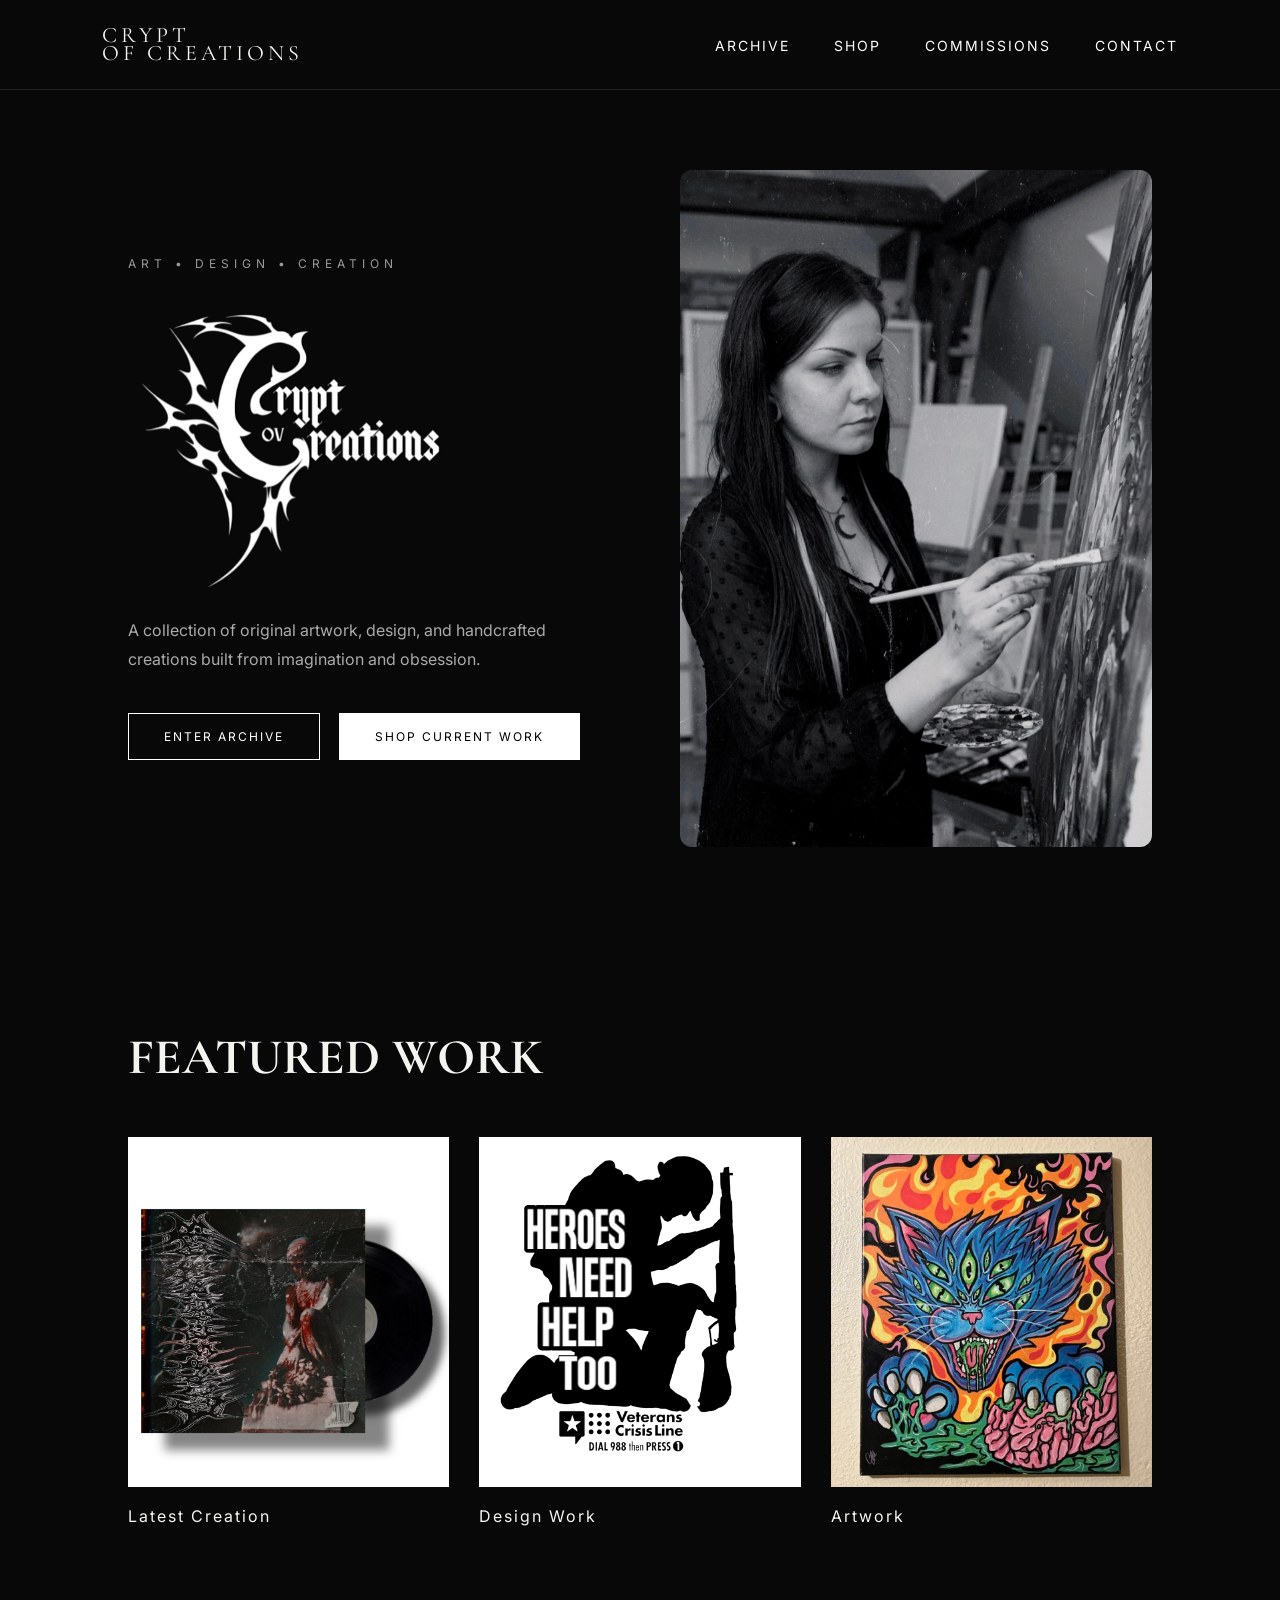
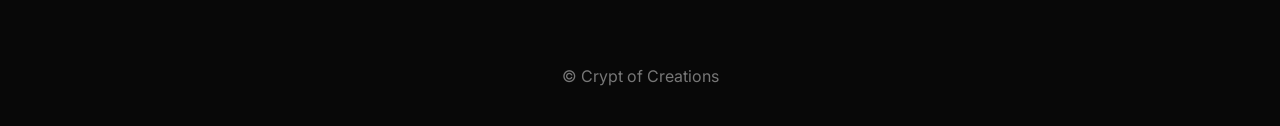
<file: index.html>
<!DOCTYPE html>
<html lang="en">

<head>
<meta charset="UTF-8">
<meta name="viewport" content="width=device-width, initial-scale=1.0">

<title>Crypt of Creations | Art & Design</title>

<link rel="stylesheet" href="style.css">

</head>


<body>


<header>

<div class="logo">
    CRYPT<br>
    OF CREATIONS
</div>


<nav>
<a href="pages/archive.html">Archive</a>
<a href="pages/shop.html">Shop</a>
<a href="pages/commissions.html">Commissions</a>
<a href="pages/contact.html">Contact</a>
</nav>


<div class="menu">
☰
</div>

</header>



<main>

<section class="hero">

    <div class="hero-text">

        <p class="eyebrow">
            ART • DESIGN • CREATION
        </p>

        <img src="assets/images/crypt-of-creations-logo2.jpg" 
             alt="Crypt of Creations"
             class="hero-logo">

        <p class="intro">
            A collection of original artwork, design,
            and handcrafted creations built from
            imagination and obsession.
        </p>

        <div class="buttons">

            <a href="pages/archive.html" class="button">
                ENTER ARCHIVE
            </a>

            <a href="pages/shop.html" class="button outline">
                SHOP CURRENT WORK
            </a>

        </div>

    </div>


    <div class="hero-image">

        <img src="assets/images/chel.png"
             alt="cryptkeeper">

    </div>

</section>


<section class="featured">

<h2>
FEATURED WORK
</h2>


<div class="gallery">

<div class="card">
<img src="assets/images/album-corpsewater.png">
<p>Latest Creation</p>
</div>


<div class="card">
<img src="assets/images/digital-heros-zds.png">
<p>Design Work</p>
</div>


<div class="card">
<img src="assets/images/painting-neoncat.png">
<p>Artwork</p>
</div>


</div>

</section>


</main>


<footer>

© Crypt of Creations

</footer>


<script src="script.js"></script>

</body>

</html>
</file>
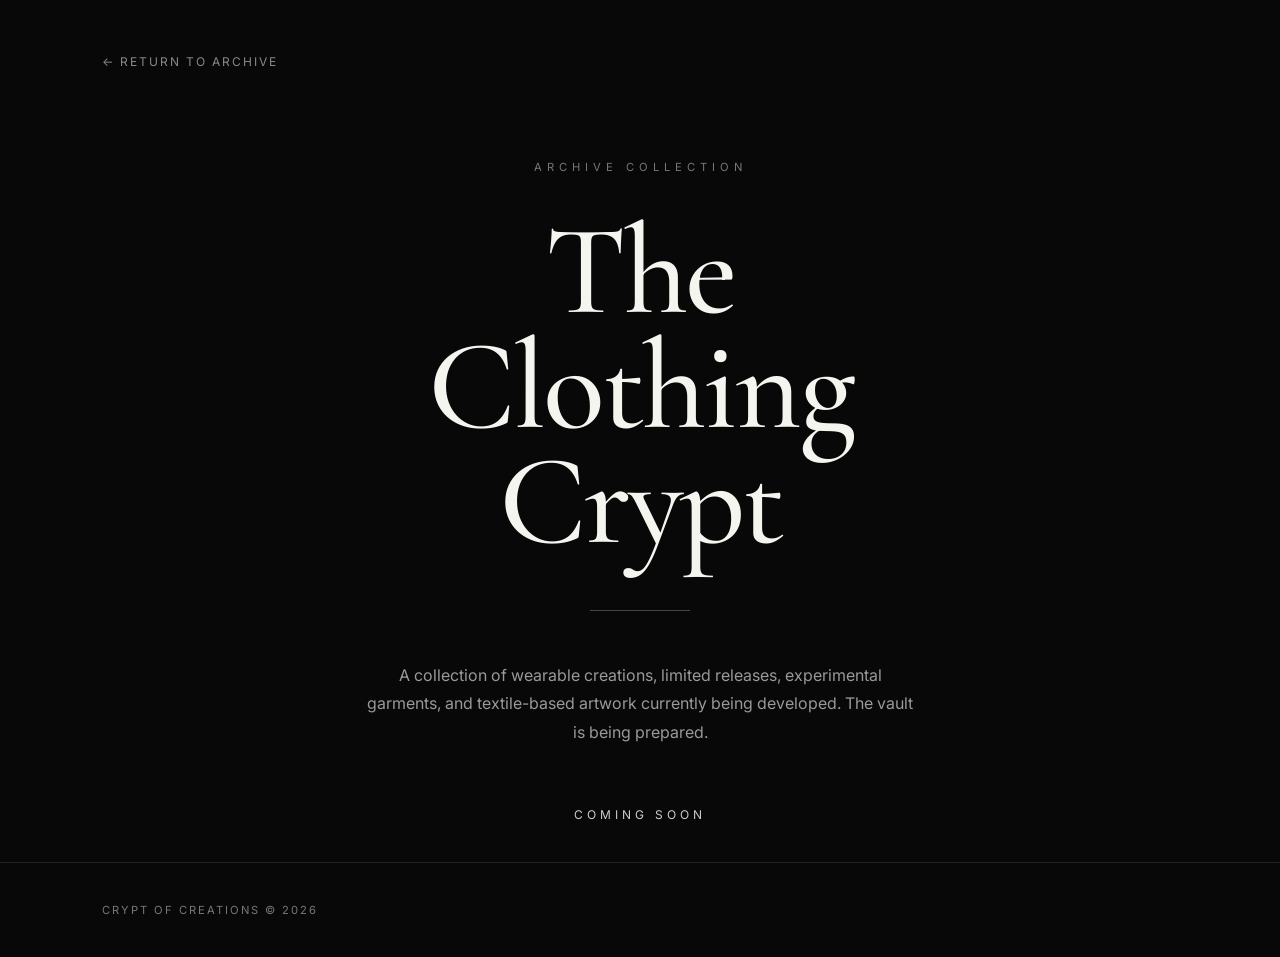
<file: archive/clothing.html>
<!DOCTYPE html>
<html lang="en">

<head>

<meta charset="UTF-8">
<meta name="viewport" content="width=device-width, initial-scale=1.0">

<title>The Clothing Crypt | Crypt of Creations</title>

<link href="https://fonts.googleapis.com/css2?family=Cormorant+Garamond:wght@400;500;600;700&family=Inter:wght@300;400;500&display=swap" rel="stylesheet">


<style>

*{
margin:0;
padding:0;
box-sizing:border-box;
}


body{

height:100vh;

background:#080808;

color:#f5f5f0;

font-family:'Inter',sans-serif;

display:flex;

flex-direction:column;

}



header{

padding:50px 8%;

}



.back{

color:#888;

text-decoration:none;

font-size:.75rem;

letter-spacing:2px;

text-transform:uppercase;

transition:.3s;

}


.back:hover{

color:white;

}




main{

flex:1;

display:flex;

align-items:center;

justify-content:center;

text-align:center;

padding:40px;

}




.content{

max-width:800px;

animation:fade 1.5s ease forwards;

}





.label{

font-size:.7rem;

letter-spacing:5px;

text-transform:uppercase;

color:#777;

margin-bottom:40px;

}




h1{

font-family:'Cormorant Garamond',serif;

font-size:clamp(4rem,10vw,8rem);

font-weight:500;

line-height:.9;

letter-spacing:-3px;

}





.divider{

width:100px;

height:1px;

background:#444;

margin:50px auto;

}





p{

max-width:550px;

margin:auto;

color:#999;

line-height:1.8;

font-size:1rem;

}





.status{

margin-top:60px;

font-size:.75rem;

letter-spacing:4px;

text-transform:uppercase;

color:#ccc;

}




footer{

padding:40px 8%;

border-top:1px solid rgba(255,255,255,.1);

font-size:.7rem;

letter-spacing:2px;

color:#777;

}




@keyframes fade{

from{

opacity:0;

transform:translateY(30px);

}


to{

opacity:1;

transform:translateY(0);

}

}


</style>

</head>



<body>



<header>

<a class="back" href="../archive.html">
← Return to Archive
</a>

</header>




<main>


<div class="content">


<div class="label">
Archive Collection
</div>


<h1>
The<br>
Clothing<br>
Crypt
</h1>



<div class="divider"></div>



<p>

A collection of wearable creations, limited releases,
experimental garments, and textile-based artwork currently
being developed.

The vault is being prepared.

</p>




<div class="status">

COMING SOON

</div>



</div>


</main>




<footer>

CRYPT OF CREATIONS © 2026

</footer>



</body>

</html>
</file>
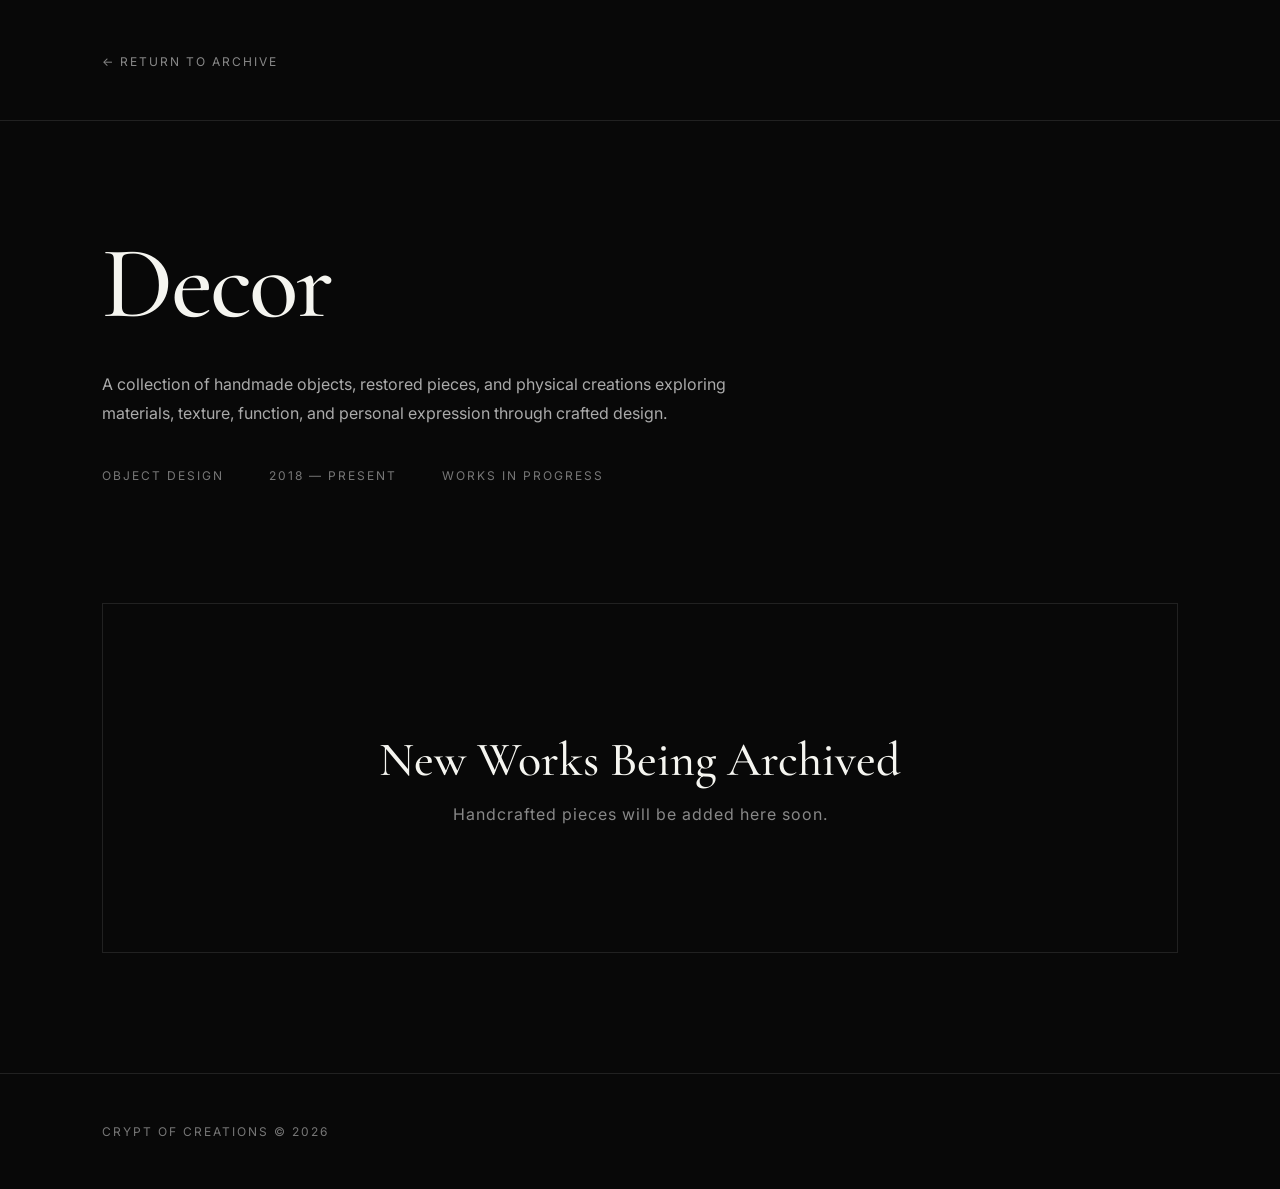
<file: archive/decor.html>
<!DOCTYPE html>
<html lang="en">
<head>

<meta charset="UTF-8">
<meta name="viewport" content="width=device-width, initial-scale=1.0">

<title>Decor | Crypt of Creations</title>

<link href="https://fonts.googleapis.com/css2?family=Cormorant+Garamond:wght@400;500;600;700&family=Inter:wght@300;400;500&display=swap" rel="stylesheet">


<style>

*{
    margin:0;
    padding:0;
    box-sizing:border-box;
}


body{
    background:#080808;
    color:#f5f5f0;
    font-family:'Inter',sans-serif;
}


/* HEADER */

header{
    padding:50px 8%;
    border-bottom:1px solid rgba(255,255,255,.1);
}


.back{
    color:#888;
    text-decoration:none;
    font-size:.75rem;
    letter-spacing:2px;
    text-transform:uppercase;
    transition:.3s;
}


.back:hover{
    color:white;
}



/* HERO */

.hero{

    padding:100px 8% 70px;

}


.hero h1{

    font-family:'Cormorant Garamond',serif;

    font-size:clamp(4rem,8vw,7rem);

    font-weight:500;

    letter-spacing:-2px;

}



.hero p{

    max-width:650px;

    margin-top:25px;

    color:#aaa;

    line-height:1.8;

}




.archive-meta{

    display:flex;

    gap:45px;

    margin-top:40px;

    font-size:.75rem;

    letter-spacing:2px;

    color:#777;

    text-transform:uppercase;

}





/* EMPTY ARCHIVE */

.empty-state{

    width:84%;

    margin:50px auto 120px;

    min-height:350px;

    border:1px solid rgba(255,255,255,.1);

    display:flex;

    align-items:center;

    justify-content:center;

    text-align:center;

}



.empty-state h2{

    font-family:'Cormorant Garamond',serif;

    font-size:3rem;

    font-weight:500;

}


.empty-state p{

    margin-top:15px;

    color:#888;

    letter-spacing:1px;

}





/* FUTURE GALLERY */

.decor-grid{

    width:84%;

    margin:auto;

    display:grid;

    grid-template-columns:repeat(3,1fr);

    gap:35px;

    padding-bottom:100px;

}



.decor-piece{

    background:#111;

    border:1px solid rgba(255,255,255,.08);

    overflow:hidden;

}



.decor-piece img{

    width:100%;

    aspect-ratio:1/1;

    object-fit:cover;

}



.decor-info{

    padding:25px;

}



.decor-info h2{

    font-family:'Cormorant Garamond',serif;

    font-size:2rem;

    font-weight:500;

}



.decor-info p{

    margin-top:10px;

    color:#888;

    font-size:.75rem;

    letter-spacing:2px;

    text-transform:uppercase;

}




footer{

    border-top:1px solid rgba(255,255,255,.1);

    padding:50px 8%;

    color:#777;

    font-size:.75rem;

    letter-spacing:2px;

}





@media(max-width:900px){

    .decor-grid{

        grid-template-columns:repeat(2,1fr);

    }

}



@media(max-width:600px){

    .decor-grid{

        grid-template-columns:1fr;

        width:90%;

    }


    .archive-meta{

        flex-direction:column;

        gap:15px;

    }

}


</style>

</head>


<body>



<header>

<a class="back" href="../archive.html">
← Return to Archive
</a>

</header>




<section class="hero">


<h1>Decor</h1>


<p>
A collection of handmade objects, restored pieces, and physical
creations exploring materials, texture, function, and personal
expression through crafted design.
</p>



<div class="archive-meta">

<span>Object Design</span>

<span>2018 — Present</span>

<span>Works In Progress</span>

</div>


</section>





<section class="empty-state">


<div>

<h2>New Works Being Archived</h2>

<p>
Handcrafted pieces will be added here soon.
</p>

</div>


</section>





<!--

WHEN YOU HAVE DECOR PIECES,
REPLACE THE EMPTY STATE ABOVE WITH THIS:

<section class="decor-grid">


<div class="decor-piece">

<img src="../assets/images/decor-name.png" alt="Piece Name">

<div class="decor-info">

<h2>Piece Name</h2>

<p>Material • Year</p>

</div>

</div>


</section>


-->





<footer>

CRYPT OF CREATIONS © 2026

</footer>



</body>
</html>
</file>
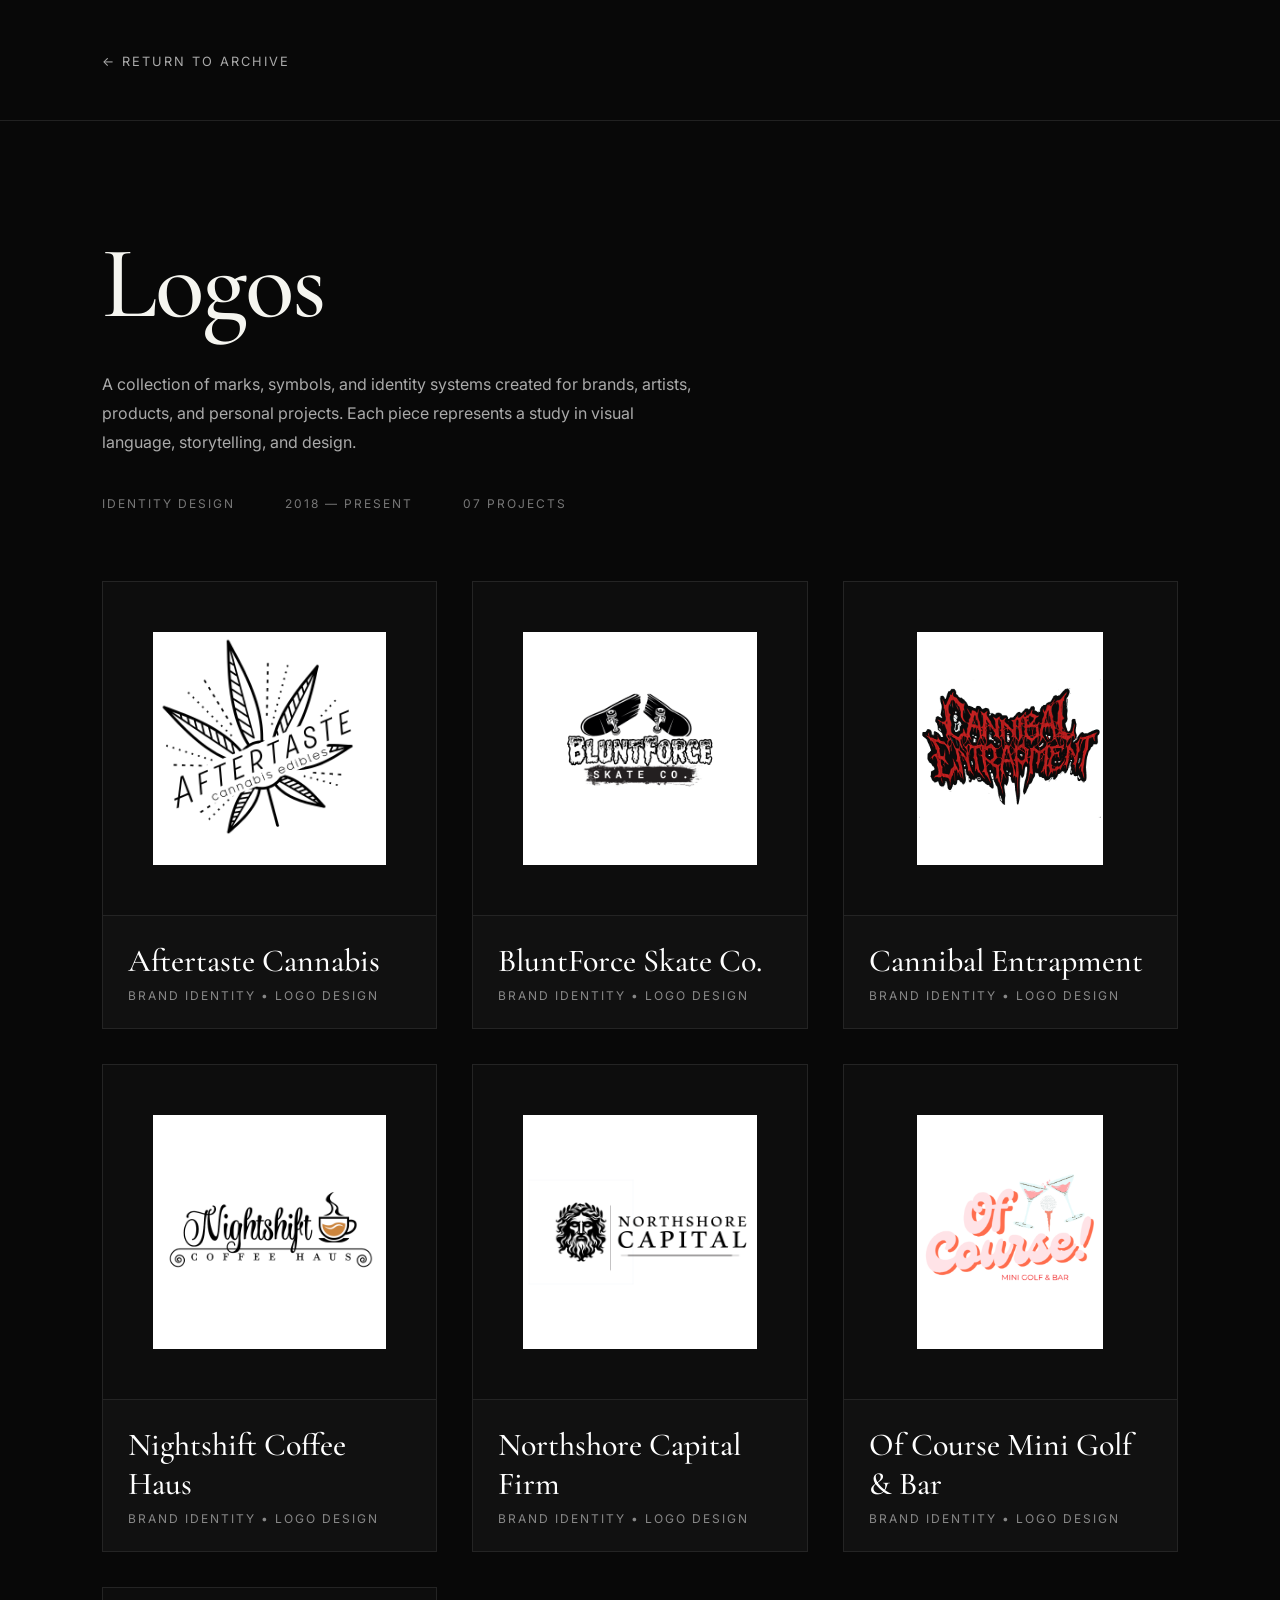
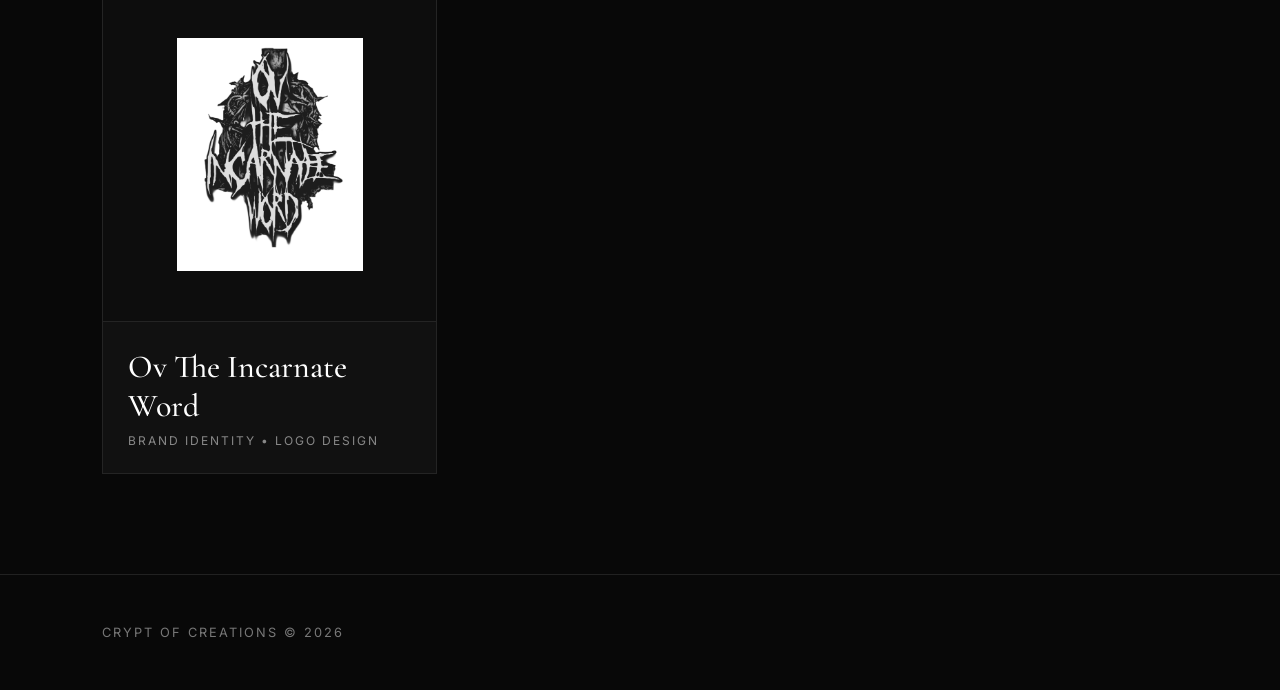
<file: archive/logos.html>
<!DOCTYPE html>
<html lang="en">
<head>
<meta charset="UTF-8">
<meta name="viewport" content="width=device-width, initial-scale=1.0">

<title>Logos | Crypt of Creations</title>

<link href="https://fonts.googleapis.com/css2?family=Cormorant+Garamond:wght@400;500;600;700&family=Inter:wght@300;400;500;600&display=swap" rel="stylesheet">

<style>

*{
    margin:0;
    padding:0;
    box-sizing:border-box;
}

body{
    background:#080808;
    color:#f5f5f0;
    font-family:'Inter', sans-serif;
}


/* HEADER */

header{
    padding:50px 8%;
    border-bottom:1px solid rgba(255,255,255,.1);
}

.back{
    color:#aaa;
    text-decoration:none;
    font-size:.8rem;
    letter-spacing:2px;
    text-transform:uppercase;
    transition:.3s;
}

.back:hover{
    color:white;
}


.hero{
    padding:100px 8% 70px;
}


.hero h1{
    font-family:'Cormorant Garamond', serif;
    font-size:clamp(4rem,8vw,7rem);
    font-weight:500;
    letter-spacing:-2px;
}


.hero p{
    max-width:600px;
    margin-top:25px;
    color:#aaa;
    line-height:1.8;
    font-size:1rem;
}


/* ARCHIVE INFO */

.archive-meta{
    display:flex;
    gap:50px;
    margin-top:40px;
    color:#777;
    font-size:.75rem;
    letter-spacing:2px;
    text-transform:uppercase;
}


/* GRID */

.logo-grid{

    width:84%;
    margin:auto;

    display:grid;
    grid-template-columns:repeat(3,1fr);
    gap:35px;

    padding-bottom:100px;

}



/* CARD */

.logo-card{

    position:relative;
    text-decoration:none;
    color:white;

    background:#111;

    border:1px solid rgba(255,255,255,.08);

    overflow:hidden;

    opacity:0;
    transform:translateY(30px);

    animation:fadeUp .8s forwards;

}


.logo-card:nth-child(2){animation-delay:.1s;}
.logo-card:nth-child(3){animation-delay:.2s;}
.logo-card:nth-child(4){animation-delay:.3s;}
.logo-card:nth-child(5){animation-delay:.4s;}
.logo-card:nth-child(6){animation-delay:.5s;}
.logo-card:nth-child(7){animation-delay:.6s;}



.logo-image{

    aspect-ratio:1/1;

    display:flex;
    align-items:center;
    justify-content:center;

    padding:50px;

    background:#0d0d0d;

    transition:.5s;

}


.logo-image img{

    max-width:100%;
    max-height:100%;

    object-fit:contain;

    transition:.5s;

}



.logo-card:hover .logo-image img{

    transform:scale(1.08);

}



.logo-overlay{

    position:absolute;

    inset:0;

    background:rgba(0,0,0,.7);

    display:flex;

    align-items:center;
    justify-content:center;

    opacity:0;

    transition:.4s;

}



.logo-card:hover .logo-overlay{

    opacity:1;

}



.logo-overlay span{

    letter-spacing:3px;
    font-size:.75rem;
    text-transform:uppercase;

}



.logo-info{

    padding:25px;

    border-top:1px solid rgba(255,255,255,.08);

}



.logo-info h2{

    font-family:'Cormorant Garamond',serif;

    font-size:2rem;

    font-weight:500;

}



.logo-info p{

    margin-top:8px;

    color:#888;

    font-size:.75rem;

    letter-spacing:2px;

    text-transform:uppercase;

}



/* FOOTER */

footer{

    border-top:1px solid rgba(255,255,255,.1);

    padding:50px 8%;

    color:#777;

    font-size:.8rem;

    letter-spacing:2px;

}



/* ANIMATION */

@keyframes fadeUp{

    to{

        opacity:1;

        transform:translateY(0);

    }

}



/* RESPONSIVE */


@media(max-width:900px){

.logo-grid{

grid-template-columns:repeat(2,1fr);

}

}


@media(max-width:600px){

.logo-grid{

grid-template-columns:1fr;

width:90%;

}

.hero{

padding-top:60px;

}

.archive-meta{

flex-direction:column;

gap:15px;

}

}

</style>

</head>


<body>


<header>

<a class="back" href="../archive.html">
← Return to Archive
</a>

</header>



<section class="hero">

<h1>Logos</h1>

<p>
A collection of marks, symbols, and identity systems created for brands,
artists, products, and personal projects. Each piece represents a study
in visual language, storytelling, and design.
</p>


<div class="archive-meta">

<span>Identity Design</span>

<span>2018 — Present</span>

<span>07 Projects</span>

</div>


</section>




<section class="logo-grid">



<a class="logo-card" href="#">

<div class="logo-image">
<img src="../assets/images/logo-aftertaste.png" alt="Aftertaste Logo">
</div>

<div class="logo-overlay">
<span>View Project</span>
</div>

<div class="logo-info">
<h2>Aftertaste Cannabis</h2>
<p>Brand Identity • Logo Design</p>
</div>

</a>




<a class="logo-card" href="#">

<div class="logo-image">
<img src="../assets/images/logo-bluntforce.png" alt="Blunt Force Logo">
</div>

<div class="logo-overlay">
<span>View Project</span>
</div>

<div class="logo-info">
<h2>BluntForce Skate Co.</h2>
<p>Brand Identity • Logo Design</p>
</div>

</a>




<a class="logo-card" href="#">

<div class="logo-image">
<img src="../assets/images/logo-cannibale.png" alt="Cannibale Logo">
</div>

<div class="logo-overlay">
<span>View Project</span>
</div>

<div class="logo-info">
<h2>Cannibal Entrapment</h2>
<p>Brand Identity • Logo Design</p>
</div>

</a>




<a class="logo-card" href="#">

<div class="logo-image">
<img src="../assets/images/logo-nightshift.png" alt="Nightshift Logo">
</div>

<div class="logo-overlay">
<span>View Project</span>
</div>

<div class="logo-info">
<h2>Nightshift Coffee Haus</h2>
<p>Brand Identity • Logo Design</p>
</div>

</a>




<a class="logo-card" href="#">

<div class="logo-image">
<img src="../assets/images/logo-northshore.png" alt="Northshore Logo">
</div>

<div class="logo-overlay">
<span>View Project</span>
</div>

<div class="logo-info">
<h2>Northshore Capital Firm</h2>
<p>Brand Identity • Logo Design</p>
</div>

</a>




<a class="logo-card" href="#">

<div class="logo-image">
<img src="../assets/images/logo-ofcourse.png" alt="Of Course Logo">
</div>

<div class="logo-overlay">
<span>View Project</span>
</div>

<div class="logo-info">
<h2>Of Course Mini Golf & Bar</h2>
<p>Brand Identity • Logo Design</p>
</div>

</a>




<a class="logo-card" href="#">

<div class="logo-image">
<img src="../assets/images/logo-otiw.png" alt="OTIW Logo">
</div>

<div class="logo-overlay">
<span>View Project</span>
</div>

<div class="logo-info">
<h2>Ov The Incarnate Word</h2>
<p>Brand Identity • Logo Design</p>
</div>

</a>



</section>




<footer>

CRYPT OF CREATIONS © 2026

</footer>


</body>
</html>
</file>
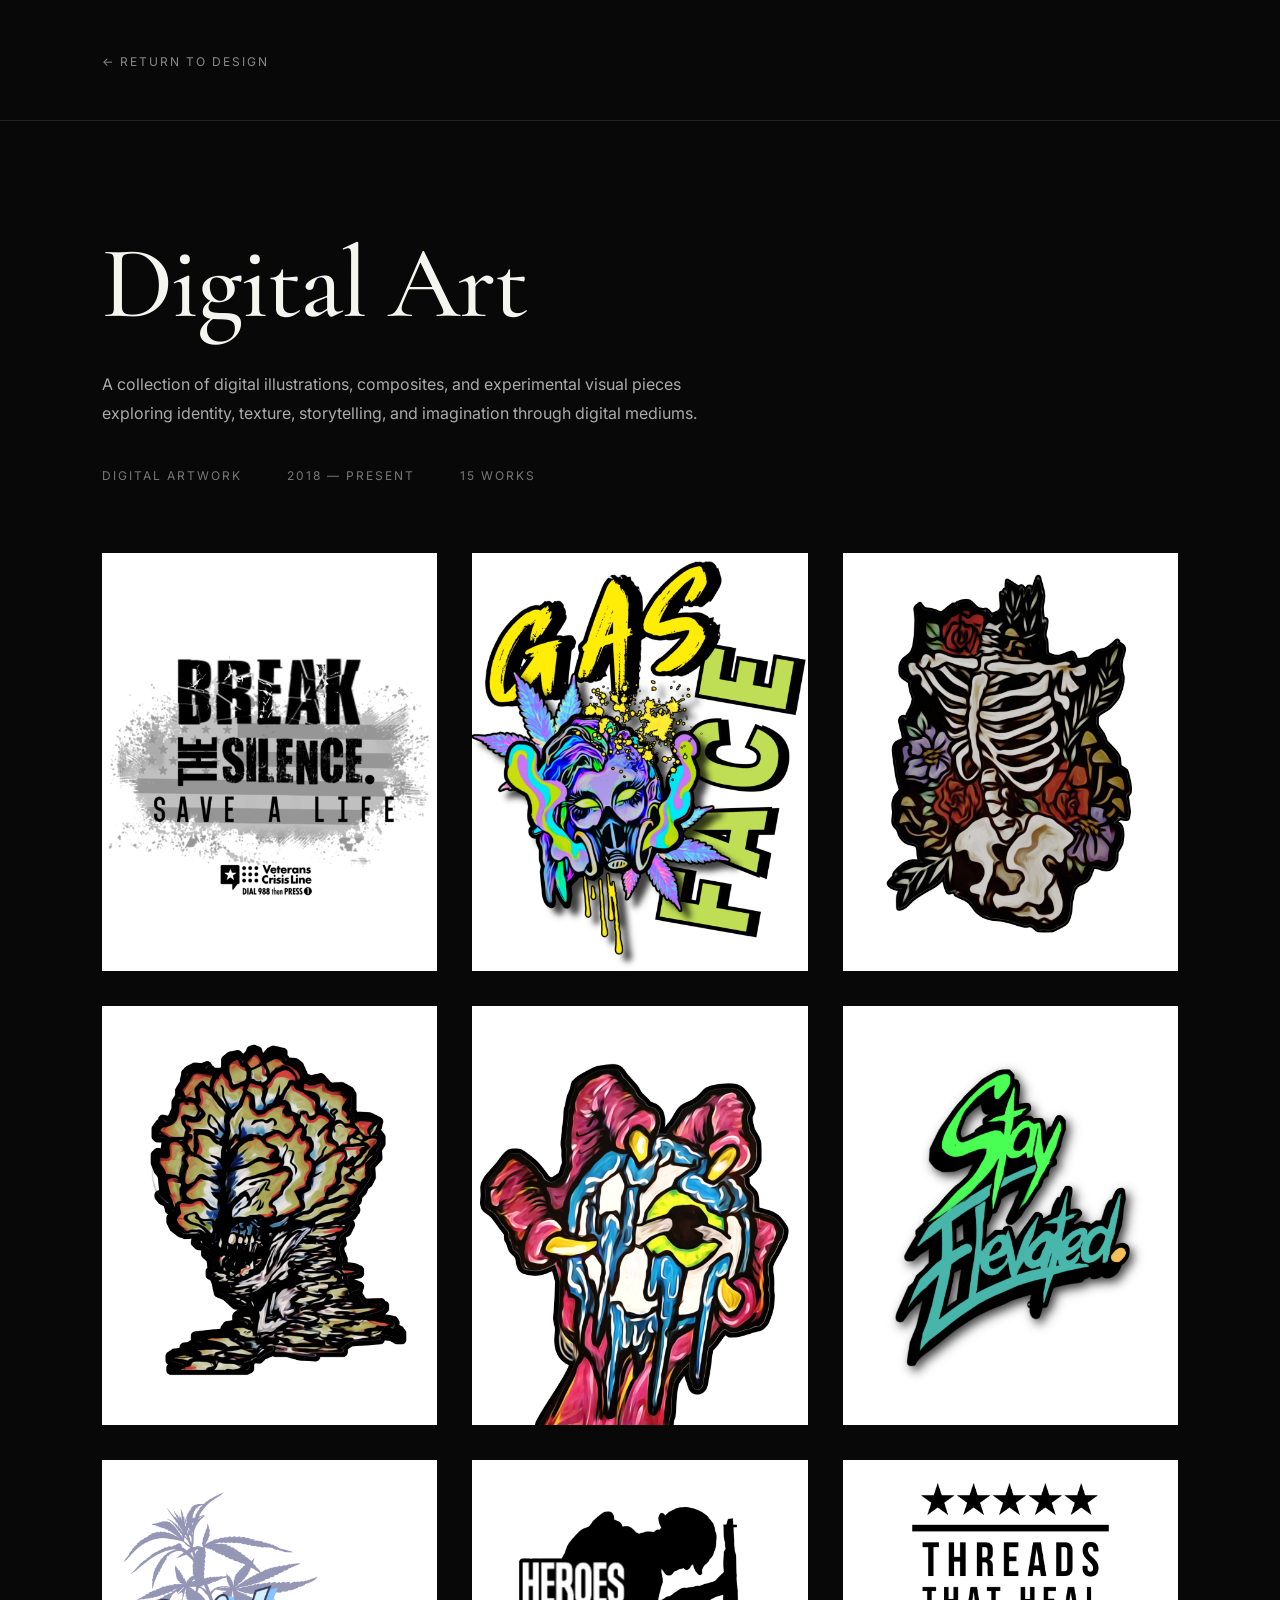
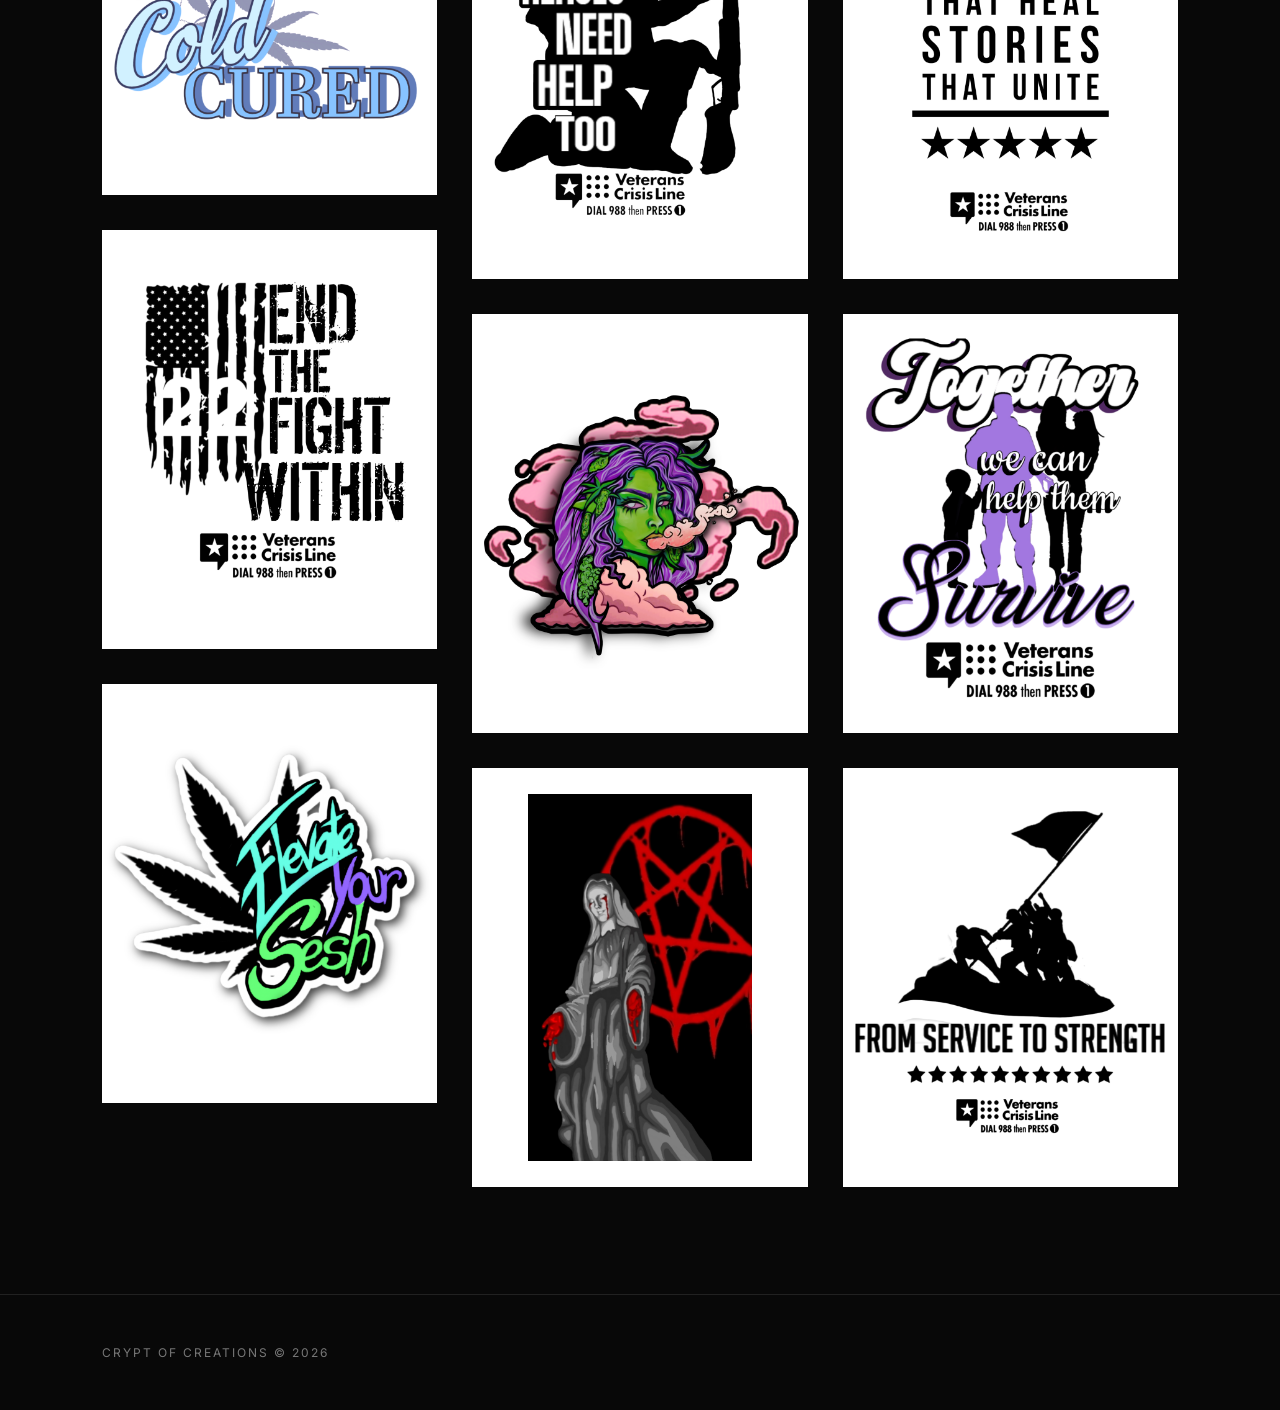
<file: design/digitalart.html>
<!DOCTYPE html>
<html lang="en">

<head>

<meta charset="UTF-8">
<meta name="viewport" content="width=device-width, initial-scale=1.0">

<title>Digital Art | Crypt of Creations</title>

<link href="https://fonts.googleapis.com/css2?family=Cormorant+Garamond:wght@400;500;600;700&family=Inter:wght@300;400;500&display=swap" rel="stylesheet">


<style>

*{
    margin:0;
    padding:0;
    box-sizing:border-box;
}


body{
    background:#080808;
    color:#f5f5f0;
    font-family:'Inter',sans-serif;
}


/* HEADER */

header{

    padding:50px 8%;
    border-bottom:1px solid rgba(255,255,255,.1);

}


.back{

    color:#888;
    text-decoration:none;

    font-size:.75rem;
    letter-spacing:2px;
    text-transform:uppercase;

    transition:.3s;

}


.back:hover{

    color:white;

}



/* HERO */

.hero{

    padding:100px 8% 70px;

}



.hero h1{

    font-family:'Cormorant Garamond',serif;

    font-size:clamp(4rem,8vw,7rem);

    font-weight:500;

    letter-spacing:-2px;

}



.hero p{

    max-width:650px;

    margin-top:25px;

    color:#aaa;

    line-height:1.8;

}




.archive-meta{

    display:flex;

    gap:45px;

    margin-top:40px;

    font-size:.75rem;

    letter-spacing:2px;

    color:#777;

    text-transform:uppercase;

}



/* GALLERY */

.gallery{

    width:84%;

    margin:auto;

    columns:3;

    column-gap:35px;

    padding-bottom:100px;

}



.art-piece{

    break-inside:avoid;

    margin-bottom:35px;

    position:relative;

    overflow:hidden;

    opacity:0;

    transform:translateY(30px);

    animation:fadeUp .8s forwards;

}



.art-piece:nth-child(2){animation-delay:.1s;}
.art-piece:nth-child(3){animation-delay:.2s;}
.art-piece:nth-child(4){animation-delay:.3s;}
.art-piece:nth-child(5){animation-delay:.4s;}
.art-piece:nth-child(6){animation-delay:.5s;}
.art-piece:nth-child(7){animation-delay:.6s;}
.art-piece:nth-child(8){animation-delay:.7s;}
.art-piece:nth-child(9){animation-delay:.8s;}
.art-piece:nth-child(10){animation-delay:.9s;}



.art-piece img{

    width:100%;

    display:block;

    transition:.6s;

}



.art-piece:hover img{

    transform:scale(1.05);

}





.art-info{

    position:absolute;

    inset:0;

    background:rgba(0,0,0,.7);

    display:flex;

    justify-content:flex-end;

    flex-direction:column;

    padding:30px;

    opacity:0;

    transition:.4s;

}



.art-piece:hover .art-info{

    opacity:1;

}



.art-info h2{

    font-family:'Cormorant Garamond',serif;

    font-size:2.5rem;

    font-weight:500;

}



.art-info p{

    margin-top:10px;

    color:#ccc;

    font-size:.7rem;

    letter-spacing:2px;

    text-transform:uppercase;

}



/* FOOTER */


footer{

    border-top:1px solid rgba(255,255,255,.1);

    padding:50px 8%;

    color:#777;

    font-size:.75rem;

    letter-spacing:2px;

}





@keyframes fadeUp{

    to{

        opacity:1;

        transform:translateY(0);

    }

}





@media(max-width:900px){

    .gallery{

        columns:2;

    }

}



@media(max-width:600px){

    .gallery{

        columns:1;

        width:90%;

    }


    .archive-meta{

        flex-direction:column;

        gap:15px;

    }

}


</style>

</head>


<body>



<header>

<a class="back" href="design.html">
← Return to Design
</a>

</header>




<section class="hero">


<h1>Digital Art</h1>


<p>

A collection of digital illustrations, composites, and experimental
visual pieces exploring identity, texture, storytelling, and
imagination through digital mediums.

</p>



<div class="archive-meta">

<span>Digital Artwork</span>

<span>2018 — Present</span>

<span>15 Works</span>

</div>


</section>






<section class="gallery">



<div class="art-piece">
<img src="../assets/images/digital-break-zds.png" alt="Break">
<div class="art-info">
<h2>Break</h2>
<p>Digital Art • Zero Dark Silent</p>
</div>
</div>



<div class="art-piece">
<img src="../assets/images/digital-clicker.png" alt="Clicker">
<div class="art-info">
<h2>Clicker</h2>
<p>Digital Art</p>
</div>
</div>




<div class="art-piece">
<img src="../assets/images/digital-coldcured.png" alt="Cold Cured">
<div class="art-info">
<h2>Cold Cured</h2>
<p>Digital Art</p>
</div>
</div>




<div class="art-piece">
<img src="../assets/images/digital-end-zds.png" alt="End">
<div class="art-info">
<h2>End</h2>
<p>Digital Art • Zero Dark Silent</p>
</div>
</div>




<div class="art-piece">
<img src="../assets/images/digital-eys.png" alt="EYS">
<div class="art-info">
<h2>EYS</h2>
<p>Digital Art</p>
</div>
</div>




<div class="art-piece">
<img src="../assets/images/digital-gasface.png" alt="Gas Face">
<div class="art-info">
<h2>Gas Face</h2>
<p>Digital Art</p>
</div>
</div>




<div class="art-piece">
<img src="../assets/images/digital-grip.png" alt="Grip">
<div class="art-info">
<h2>Grip</h2>
<p>Digital Art</p>
</div>
</div>




<div class="art-piece">
<img src="../assets/images/digital-heros-zds.png" alt="Heroes">
<div class="art-info">
<h2>Heroes</h2>
<p>Digital Art • Zero Dark Silent</p>
</div>
</div>




<div class="art-piece">
<img src="../assets/images/digital-mj.png" alt="MJ">
<div class="art-info">
<h2>MJ</h2>
<p>Digital Art</p>
</div>
</div>




<div class="art-piece">
<img src="../assets/images/digital-mother.png" alt="Mother">
<div class="art-info">
<h2>Mother</h2>
<p>Digital Art</p>
</div>
</div>




<div class="art-piece">
<img src="../assets/images/digital-ribcage.png" alt="Ribcage">
<div class="art-info">
<h2>Ribcage</h2>
<p>Digital Art</p>
</div>
</div>




<div class="art-piece">
<img src="../assets/images/digital-stay.png" alt="Stay">
<div class="art-info">
<h2>Stay</h2>
<p>Digital Art • Zero Dark Silent</p>
</div>
</div>




<div class="art-piece">
<img src="../assets/images/digital-threads-zds.png" alt="Threads">
<div class="art-info">
<h2>Threads</h2>
<p>Digital Art • Zero Dark Silent</p>
</div>
</div>




<div class="art-piece">
<img src="../assets/images/digital-together-zds.png" alt="Together">
<div class="art-info">
<h2>Together</h2>
<p>Digital Art • Zero Dark Silent</p>
</div>
</div>




<div class="art-piece">
<img src="../assets/images/digital-together2-zds.png" alt="Together II">
<div class="art-info">
<h2>Together II</h2>
<p>Digital Art • Zero Dark Silent</p>
</div>
</div>




</section>






<footer>

CRYPT OF CREATIONS © 2026

</footer>



</body>

</html>
</file>
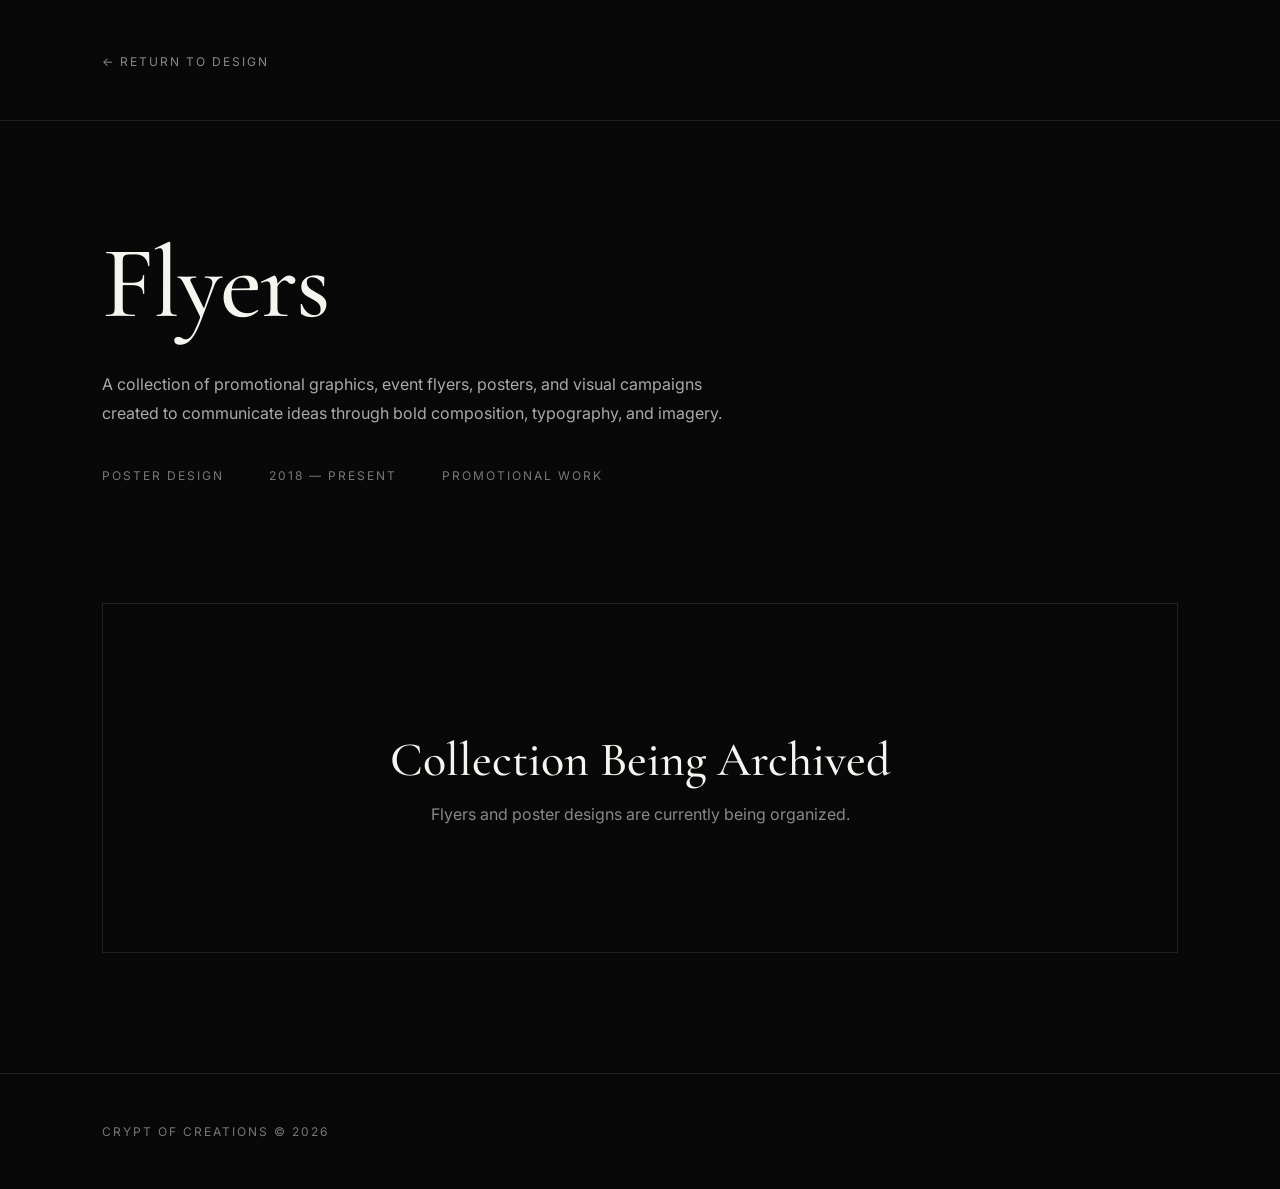
<file: design/flyers.html>
<!DOCTYPE html>
<html lang="en">

<head>

<meta charset="UTF-8">
<meta name="viewport" content="width=device-width, initial-scale=1.0">

<title>Flyers | Crypt of Creations</title>

<link href="https://fonts.googleapis.com/css2?family=Cormorant+Garamond:wght@400;500;600;700&family=Inter:wght@300;400;500&display=swap" rel="stylesheet">


<style>

*{
margin:0;
padding:0;
box-sizing:border-box;
}


body{

background:#080808;
color:#f5f5f0;
font-family:'Inter',sans-serif;

}



/* HEADER */

header{

padding:50px 8%;

border-bottom:1px solid rgba(255,255,255,.1);

}



.back{

color:#888;

text-decoration:none;

font-size:.75rem;

letter-spacing:2px;

text-transform:uppercase;

}



.back:hover{

color:white;

}





/* HERO */

.hero{

padding:100px 8% 70px;

}



.hero h1{

font-family:'Cormorant Garamond',serif;

font-size:clamp(4rem,8vw,7rem);

font-weight:500;

letter-spacing:-2px;

}



.hero p{

max-width:650px;

margin-top:25px;

color:#aaa;

line-height:1.8;

}





.archive-meta{

display:flex;

gap:45px;

margin-top:40px;

font-size:.75rem;

letter-spacing:2px;

text-transform:uppercase;

color:#777;

}





/* POSTER WALL */


.flyer-grid{

width:84%;

margin:auto;

columns:3;

column-gap:35px;

padding-bottom:100px;

}



.flyer{

break-inside:avoid;

margin-bottom:35px;

position:relative;

overflow:hidden;

background:#111;

}



.flyer img{

width:100%;

display:block;

transition:.6s;

}



.flyer:hover img{

transform:scale(1.05);

}





.flyer-info{

position:absolute;

inset:0;

background:rgba(0,0,0,.7);

display:flex;

flex-direction:column;

justify-content:flex-end;

padding:30px;

opacity:0;

transition:.4s;

}



.flyer:hover .flyer-info{

opacity:1;

}




.flyer-info h2{

font-family:'Cormorant Garamond',serif;

font-size:2.5rem;

font-weight:500;

}



.flyer-info p{

margin-top:10px;

font-size:.7rem;

letter-spacing:2px;

text-transform:uppercase;

color:#ccc;

}





/* EMPTY */

.empty-state{

width:84%;

margin:50px auto 120px;

height:350px;

border:1px solid rgba(255,255,255,.1);

display:flex;

justify-content:center;

align-items:center;

text-align:center;

}



.empty-state h2{

font-family:'Cormorant Garamond',serif;

font-size:3rem;

font-weight:500;

}



.empty-state p{

margin-top:15px;

color:#888;

}




footer{

border-top:1px solid rgba(255,255,255,.1);

padding:50px 8%;

font-size:.75rem;

letter-spacing:2px;

color:#777;

}





@media(max-width:900px){

.flyer-grid{

columns:2;

}

}




@media(max-width:600px){

.flyer-grid{

columns:1;

width:90%;

}


.archive-meta{

flex-direction:column;

gap:15px;

}

}


</style>

</head>


<body>



<header>

<a class="back" href="design.html">
← Return to Design
</a>

</header>





<section class="hero">


<h1>Flyers</h1>


<p>

A collection of promotional graphics, event flyers,
posters, and visual campaigns created to communicate
ideas through bold composition, typography, and imagery.

</p>




<div class="archive-meta">

<span>Poster Design</span>

<span>2018 — Present</span>

<span>Promotional Work</span>

</div>


</section>





<section class="empty-state">


<div>

<h2>Collection Being Archived</h2>

<p>
Flyers and poster designs are currently being organized.
</p>

</div>


</section>





<!--

WHEN READY:


<section class="flyer-grid">


<div class="flyer">

<img src="../assets/images/flyer-name.png">


<div class="flyer-info">

<h2>Project Name</h2>

<p>Flyer Design • Year</p>

</div>


</div>


</section>


-->






<footer>

CRYPT OF CREATIONS © 2026

</footer>



</body>

</html>
</file>
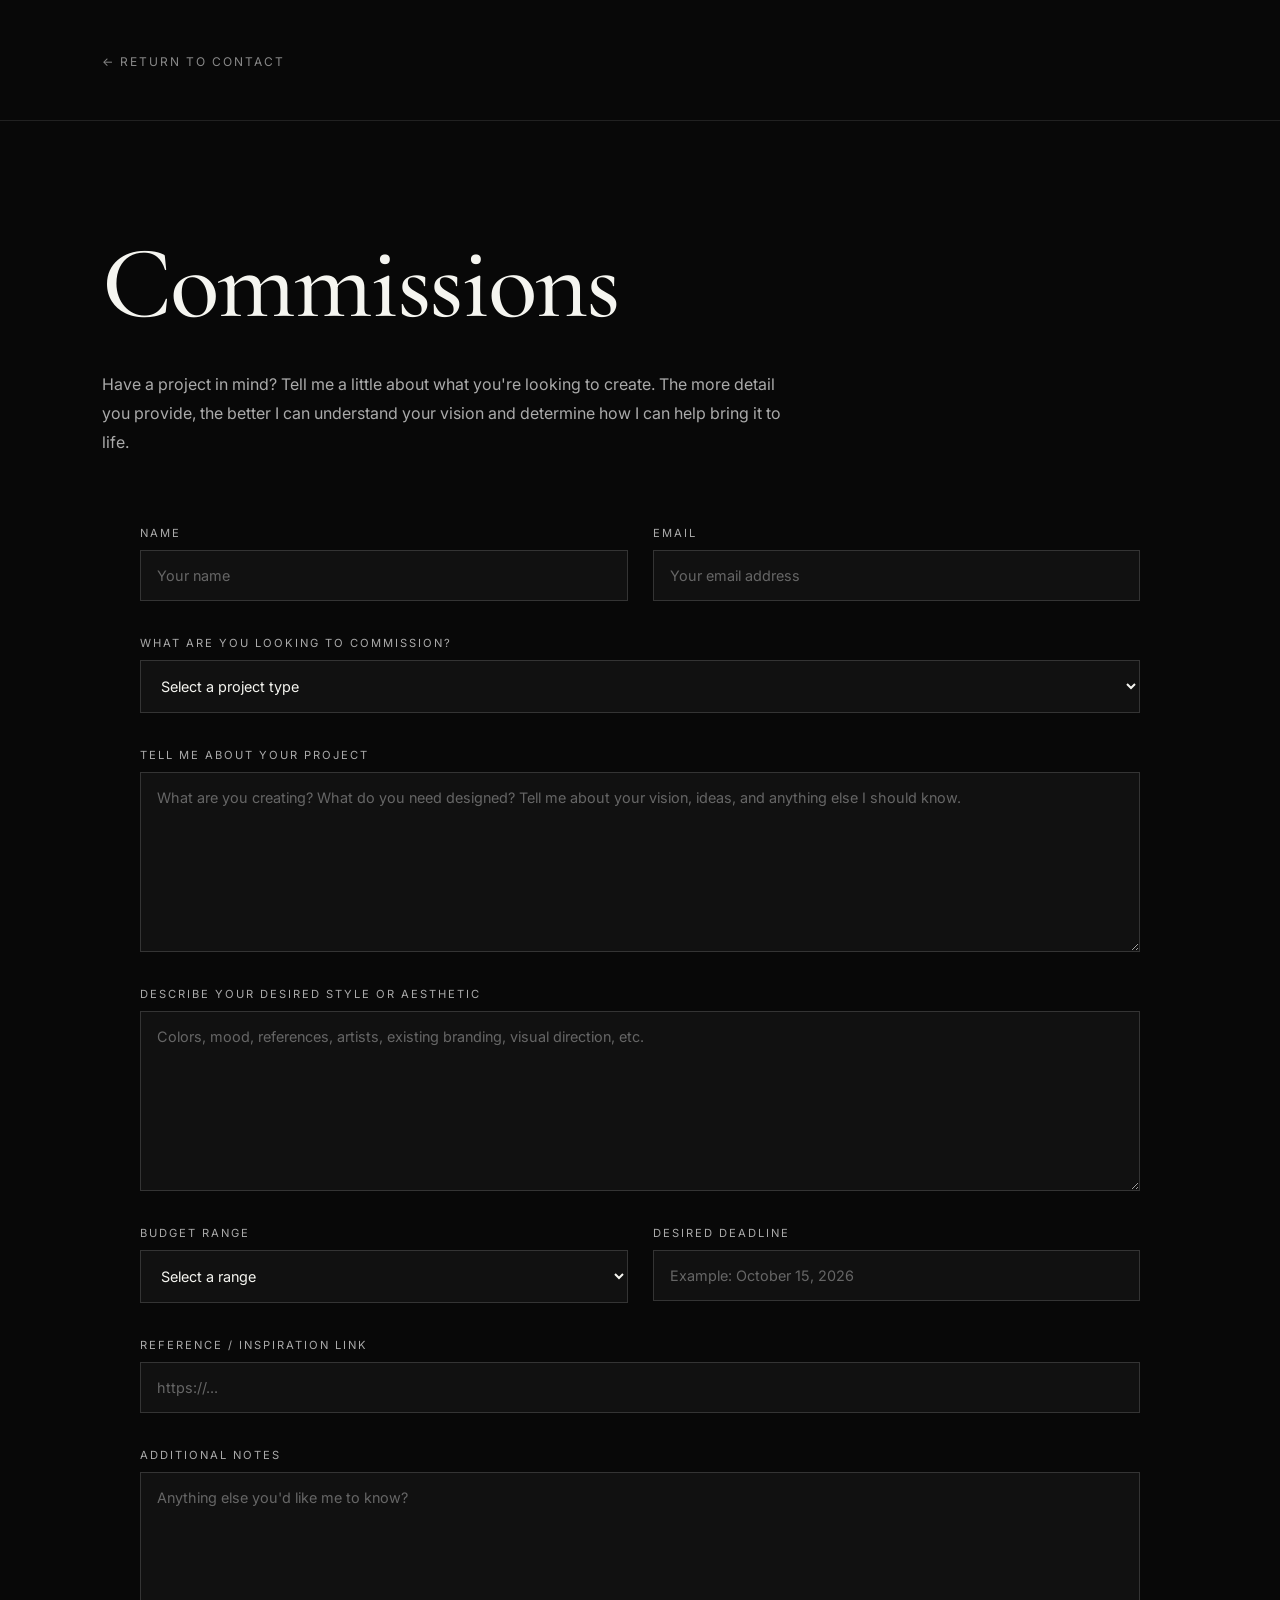
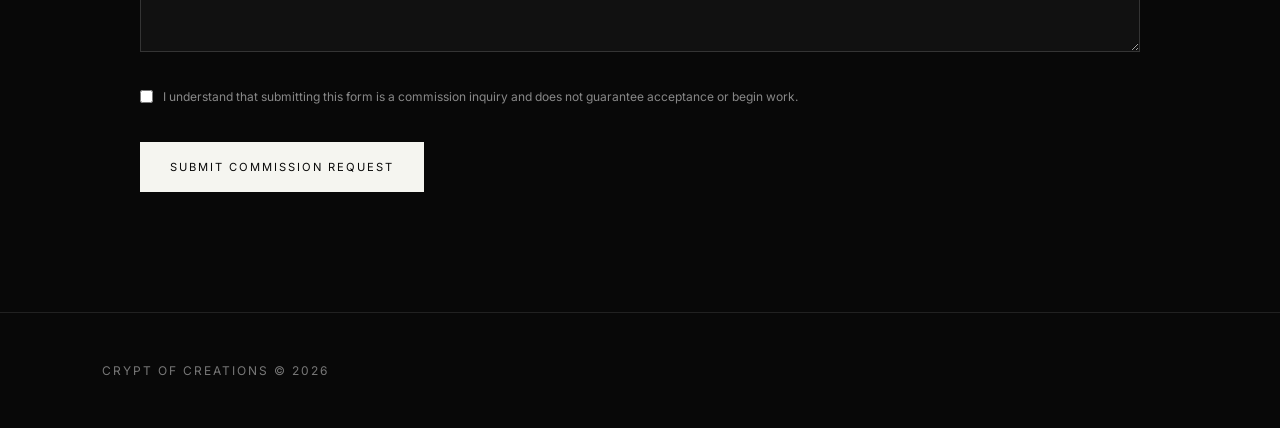
<file: pages/commissions.html>
<!DOCTYPE html>
<html lang="en">

<head>

<meta charset="UTF-8">
<meta name="viewport" content="width=device-width, initial-scale=1.0">

<title>Commissions | Crypt of Creations</title>

<link href="https://fonts.googleapis.com/css2?family=Cormorant+Garamond:wght@400;500;600;700&family=Inter:wght@300;400;500&display=swap" rel="stylesheet">


<style>

*{
margin:0;
padding:0;
box-sizing:border-box;
}


body{
background:#080808;
color:#f5f5f0;
font-family:'Inter',sans-serif;
}


/* HEADER */

header{
padding:50px 8%;
border-bottom:1px solid rgba(255,255,255,.1);
}


.back{
color:#888;
text-decoration:none;
font-size:.75rem;
letter-spacing:2px;
text-transform:uppercase;
transition:.3s;
}


.back:hover{
color:white;
}


/* HERO */

.hero{
padding:100px 8% 70px;
}


.hero h1{
font-family:'Cormorant Garamond',serif;
font-size:clamp(4rem,8vw,7rem);
font-weight:500;
letter-spacing:-2px;
}


.hero p{
max-width:700px;
margin-top:25px;
color:#aaa;
line-height:1.8;
}


/* FORM */

.form-wrapper{
width:84%;
max-width:1000px;
margin:auto;
padding-bottom:120px;
}


form{
display:flex;
flex-direction:column;
gap:35px;
}


.form-group{
display:flex;
flex-direction:column;
gap:10px;
}


label{
font-size:.7rem;
letter-spacing:2px;
text-transform:uppercase;
color:#aaa;
}


input,
select,
textarea{
width:100%;
background:#111;
border:1px solid rgba(255,255,255,.15);
color:#f5f5f0;
padding:16px;
font-family:'Inter',sans-serif;
font-size:.9rem;
outline:none;
transition:.3s;
}


input:focus,
select:focus,
textarea:focus{
border-color:rgba(255,255,255,.5);
}


textarea{
min-height:180px;
resize:vertical;
}


select{
appearance:auto;
}


::placeholder{
color:#666;
}


/* TWO COLUMN ROW */

.form-row{
display:grid;
grid-template-columns:1fr 1fr;
gap:25px;
}


/* AGREEMENT */

.form-group label:has(input[type="checkbox"]){
display:flex;
flex-direction:row;
align-items:flex-start;
gap:10px;
text-transform:none;
letter-spacing:0;
font-size:.75rem;
line-height:1.6;
color:#888;
}


.form-group label input[type="checkbox"]{
width:auto;
margin:3px 0 0 0;
}


/* SUBMIT BUTTON */

.submit-button{
background:#f5f5f0;
color:#080808;
border:none;
padding:18px 30px;
font-family:'Inter',sans-serif;
font-size:.7rem;
letter-spacing:2px;
text-transform:uppercase;
cursor:pointer;
transition:.3s;
align-self:flex-start;
}


.submit-button:hover{
background:#aaa;
}


/* FOOTER */

footer{
border-top:1px solid rgba(255,255,255,.1);
padding:50px 8%;
font-size:.75rem;
letter-spacing:2px;
color:#777;
}


/* MOBILE */

@media(max-width:800px){

.form-row{
grid-template-columns:1fr;
}

}

</style>

</head>


<body>


<header>

<a class="back" href="contact.html">
← Return to Contact
</a>

</header>


<section class="hero">

<h1>Commissions</h1>

<p>
Have a project in mind? Tell me a little about what you're
looking to create. The more detail you provide, the better I
can understand your vision and determine how I can help bring
it to life.
</p>

</section>


<section class="form-wrapper">

<form>


<div class="form-row">

<div class="form-group">

<label for="name">Name</label>

<input
type="text"
id="name"
name="name"
placeholder="Your name"
required
>

</div>


<div class="form-group">

<label for="email">Email</label>

<input
type="email"
id="email"
name="email"
placeholder="Your email address"
required
>

</div>

</div>


<div class="form-group">

<label for="project">
What are you looking to commission?
</label>

<select id="project" name="project" required>

<option value="" disabled selected>
Select a project type
</option>

<option value="graphic-design">
Graphic Design
</option>

<option value="branding">
Branding / Identity
</option>

<option value="illustration">
Illustration
</option>

<option value="album-art">
Album / Cover Art
</option>

<option value="apparel">
Apparel / Merch Design
</option>

<option value="social-media">
Social Media Design
</option>

<option value="print">
Print / Stationery
</option>

<option value="web">
Web Design
</option>

<option value="other">
Other
</option>

</select>

</div>


<div class="form-group">

<label for="description">
Tell me about your project
</label>

<textarea
id="description"
name="description"
placeholder="What are you creating? What do you need designed? Tell me about your vision, ideas, and anything else I should know."
required
></textarea>

</div>


<div class="form-group">

<label for="style">
Describe your desired style or aesthetic
</label>

<textarea
id="style"
name="style"
placeholder="Colors, mood, references, artists, existing branding, visual direction, etc."
></textarea>

</div>


<div class="form-row">

<div class="form-group">

<label for="budget">
Budget Range
</label>

<select id="budget" name="budget">

<option value="" disabled selected>
Select a range
</option>

<option value="under-250">
Under $250
</option>

<option value="250-500">
$250 — $500
</option>

<option value="500-1000">
$500 — $1,000
</option>

<option value="1000-2500">
$1,000 — $2,500
</option>

<option value="2500-plus">
$2,500+
</option>

<option value="unsure">
Not sure yet
</option>

</select>

</div>


<div class="form-group">

<label for="deadline">
Desired Deadline
</label>

<input
type="text"
id="deadline"
name="deadline"
placeholder="Example: October 15, 2026"
>

</div>

</div>


<div class="form-group">

<label for="references">
Reference / Inspiration Link
</label>

<input
type="url"
id="references"
name="references"
placeholder="https://..."
>

</div>


<div class="form-group">

<label for="notes">
Additional Notes
</label>

<textarea
id="notes"
name="notes"
placeholder="Anything else you'd like me to know?"
></textarea>

</div>


<div class="form-group">

<label>

<input
type="checkbox"
name="agreement"
required
>

I understand that submitting this form is a commission inquiry
and does not guarantee acceptance or begin work.

</label>

</div>


<button type="submit" class="submit-button">
Submit Commission Request
</button>


</form>

</section>


<footer>

CRYPT OF CREATIONS © 2026

</footer>


</body>

</html>
</file>
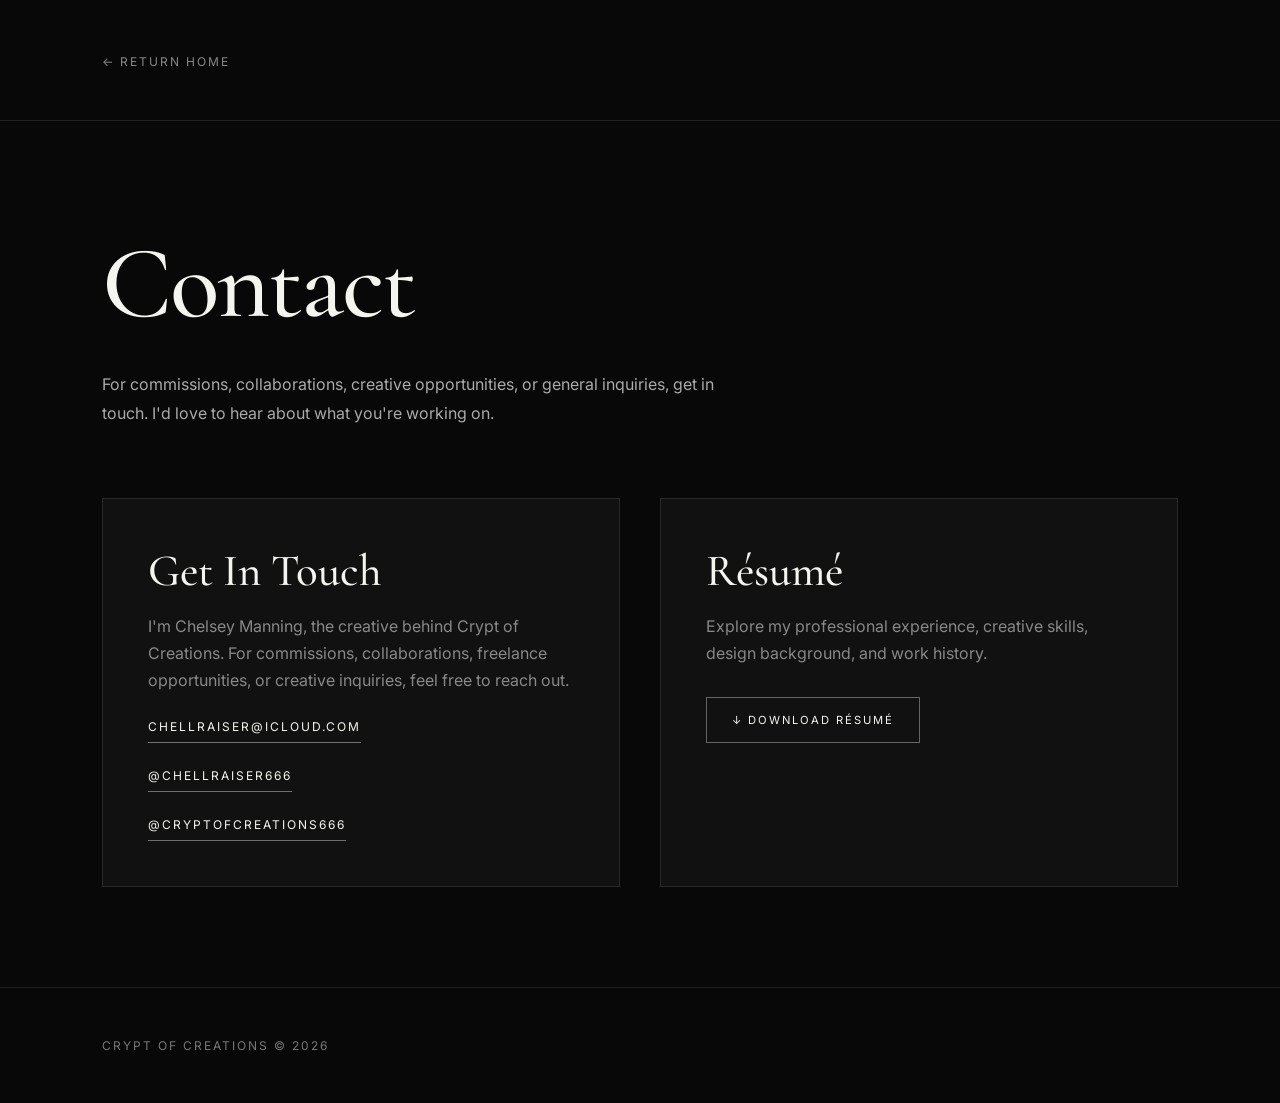
<file: pages/contact.html>
<!DOCTYPE html>
<html lang="en">

<head>

<meta charset="UTF-8">
<meta name="viewport" content="width=device-width, initial-scale=1.0">

<title>Contact | Crypt of Creations</title>

<link href="https://fonts.googleapis.com/css2?family=Cormorant+Garamond:wght@400;500;600;700&family=Inter:wght@300;400;500&display=swap" rel="stylesheet">

<style>

*{
margin:0;
padding:0;
box-sizing:border-box;
}

body{
background:#080808;
color:#f5f5f0;
font-family:'Inter',sans-serif;
}


/* HEADER */

header{
padding:50px 8%;
border-bottom:1px solid rgba(255,255,255,.1);
}

.back{
color:#888;
text-decoration:none;
font-size:.75rem;
letter-spacing:2px;
text-transform:uppercase;
transition:.3s;
}

.back:hover{
color:white;
}


/* HERO */

.hero{
padding:100px 8% 70px;
}

.hero h1{
font-family:'Cormorant Garamond',serif;
font-size:clamp(4rem,8vw,7rem);
font-weight:500;
letter-spacing:-2px;
}

.hero p{
max-width:650px;
margin-top:25px;
color:#aaa;
line-height:1.8;
}


/* CONTACT LAYOUT */

.contact-grid{
width:84%;
margin:auto;
display:grid;
grid-template-columns:1fr 1fr;
gap:40px;
padding-bottom:100px;
}

.contact-card{
background:#111;
border:1px solid rgba(255,255,255,.1);
padding:45px;
}

.contact-card h2{
font-family:'Cormorant Garamond',serif;
font-size:2.8rem;
font-weight:500;
}

.contact-card p{
margin-top:15px;
color:#888;
line-height:1.7;
}

.contact-link{
display:inline-block;
margin-top:25px;
color:#f5f5f0;
text-decoration:none;
font-size:.75rem;
letter-spacing:2px;
text-transform:uppercase;
border-bottom:1px solid rgba(255,255,255,.4);
padding-bottom:8px;
transition:.3s;
}

.contact-link:hover{
color:#aaa;
border-color:#aaa;
}


/* RESUME */

.resume-card{
background:#111;
border:1px solid rgba(255,255,255,.1);
padding:45px;
}

.resume-card h2{
font-family:'Cormorant Garamond',serif;
font-size:2.8rem;
font-weight:500;
}

.resume-card p{
margin-top:15px;
color:#888;
line-height:1.7;
}

.resume-button{
display:inline-block;
margin-top:30px;
padding:15px 25px;
border:1px solid rgba(255,255,255,.35);
color:#f5f5f0;
text-decoration:none;
font-size:.7rem;
letter-spacing:2px;
text-transform:uppercase;
transition:.3s;
}

.resume-button:hover{
background:#f5f5f0;
color:#080808;
}


/* FOOTER */

footer{
border-top:1px solid rgba(255,255,255,.1);
padding:50px 8%;
font-size:.75rem;
letter-spacing:2px;
color:#777;
}


/* MOBILE */

@media(max-width:800px){

.contact-grid{
grid-template-columns:1fr;
}

}

</style>

</head>


<body>


<header>

<a class="back" href="index.html">
← Return Home
</a>

</header>


<section class="hero">

<h1>Contact</h1>

<p>
For commissions, collaborations, creative opportunities,
or general inquiries, get in touch. I'd love to hear about
what you're working on.
</p>

</section>


<section class="contact-grid">


<div class="contact-card">

<h2>Get In Touch</h2>

<p>
I'm Chelsey Manning, the creative behind Crypt of Creations.
For commissions, collaborations, freelance opportunities,
or creative inquiries, feel free to reach out.
</p>

<a class="contact-link" href="mailto:Chellraiser@icloud.com">
Chellraiser@icloud.com
</a>

<br>

<a class="contact-link" href="https://www.instagram.com/chellraiser666/" target="_blank">
@chellraiser666
</a>

<br>

<a class="contact-link" href="https://www.instagram.com/cryptofcreations666/" target="_blank">
@cryptofcreations666
</a>

</div>


<div class="resume-card">

<h2>Résumé</h2>

<p>
Explore my professional experience, creative skills,
design background, and work history.
</p>

<a class="resume-button" href="assets/resume/Chelsey-Manning-Resume.pdf" download>
↓ Download Résumé
</a>

</div>


</section>


<footer>

CRYPT OF CREATIONS © 2026

</footer>


</body>

</html>
</file>
<file: style.css>
@import url('https://fonts.googleapis.com/css2?family=Cormorant+Garamond:wght@400;600;700&family=Inter:wght@300;400;600&display=swap');


*{
margin:0;
padding:0;
box-sizing:border-box;
}


body{

background:#080808;
color:#f4f4f0;
font-family:'Inter',sans-serif;

}


header{

height:90px;
display:flex;
justify-content:space-between;
align-items:center;
padding:0 8%;

border-bottom:1px solid #222;

}

.logo {
    font-family: 'Cormorant Garamond', serif;
    font-size: 22px;
    line-height: .8;
    letter-spacing: 4px;
    text-transform: uppercase;
}


nav a{

color:white;
text-decoration:none;
margin-left:40px;
font-size:14px;
text-transform:uppercase;
letter-spacing:2px;

}



.hero{
    min-height:85vh;
    display:flex;
    align-items:center;
    justify-content:space-between;
    gap:80px;
    padding:80px 10%;
}


.eyebrow{

letter-spacing:5px;
font-size:12px;
color:#999;

}



h1{

font-family:'Cormorant Garamond',serif;
font-size:110px;
line-height:.8;
margin:30px 0;

}



.intro{

max-width:450px;
color:#aaa;
line-height:1.8;

}



.buttons{

margin-top:40px;

}



.button{

display:inline-block;
padding:15px 35px;
border:1px solid white;
color:white;
text-decoration:none;
margin-right:15px;
font-size:12px;
letter-spacing:2px;

}



.outline{

background:white;
color:black;

}



.featured{

padding:100px 10%;

}



h2{

font-family:'Cormorant Garamond',serif;
font-size:50px;

}



.gallery{

display:grid;
grid-template-columns:repeat(3,1fr);
gap:30px;
margin-top:50px;

}



.card img{

width:100%;
height:350px;
object-fit:cover;
background:#111;

}



.card p{

margin-top:15px;
letter-spacing:2px;

}



footer{

padding:40px;
text-align:center;
color:#777;

}



.menu{

display:none;

}



@media(max-width:800px){


nav{
display:none;
}


.menu{
display:block;
}


h1{
font-size:70px;
}


.gallery{
grid-template-columns:1fr;
}


}
/* ARCHIVE PAGE */


.archive-header{

padding:120px 10% 60px;

}


.archive-header h1{

font-size:100px;
margin:20px 0;

}



.archive-header p{

max-width:500px;
color:#aaa;
line-height:1.8;

}



.archive-grid{

padding:0 10% 100px;

display:grid;
grid-template-columns:repeat(2,1fr);
gap:40px;

}



.archive-card{

position:relative;
height:500px;
overflow:hidden;
text-decoration:none;
color:white;

}



.archive-card img{

width:100%;
height:100%;
object-fit:cover;

filter:grayscale(100%);
transition:.6s ease;

}



.overlay{

position:absolute;
bottom:0;
left:0;
width:100%;
padding:40px;

background:linear-gradient(
transparent,
rgba(0,0,0,.9)
);

transform:translateY(40px);
opacity:0;
transition:.5s ease;

}



.overlay h2{

font-size:40px;
margin-bottom:10px;

}



.overlay p{

letter-spacing:1px;
color:#ccc;

}



.archive-card:hover img{

transform:scale(1.05);
filter:grayscale(0%);

}



.archive-card:hover .overlay{

transform:translateY(0);
opacity:1;

}



@media(max-width:800px){

.archive-grid{

grid-template-columns:1fr;

}


.archive-header h1{

font-size:70px;

}

}
.hero-logo {
    width: 350px;
    max-width: 80%;
    height: auto;
}
.hero {
    min-height: 85vh;
    display: flex;
    align-items: center;
    justify-content: space-between;
    gap: 80px;
    padding: 80px 10%;
}
.hero-text {
    flex: 1;
}

.hero-image {
    flex: 1;
    display: flex;
    justify-content: flex-end;
}

.hero-image img {
    width: 100%;
    max-width: 550px;
    border-radius: 12px;
}

.hero-logo {
    width: 350px;
    max-width: 100%;
    height: auto;
    margin: 20px 0;
}
</file>
